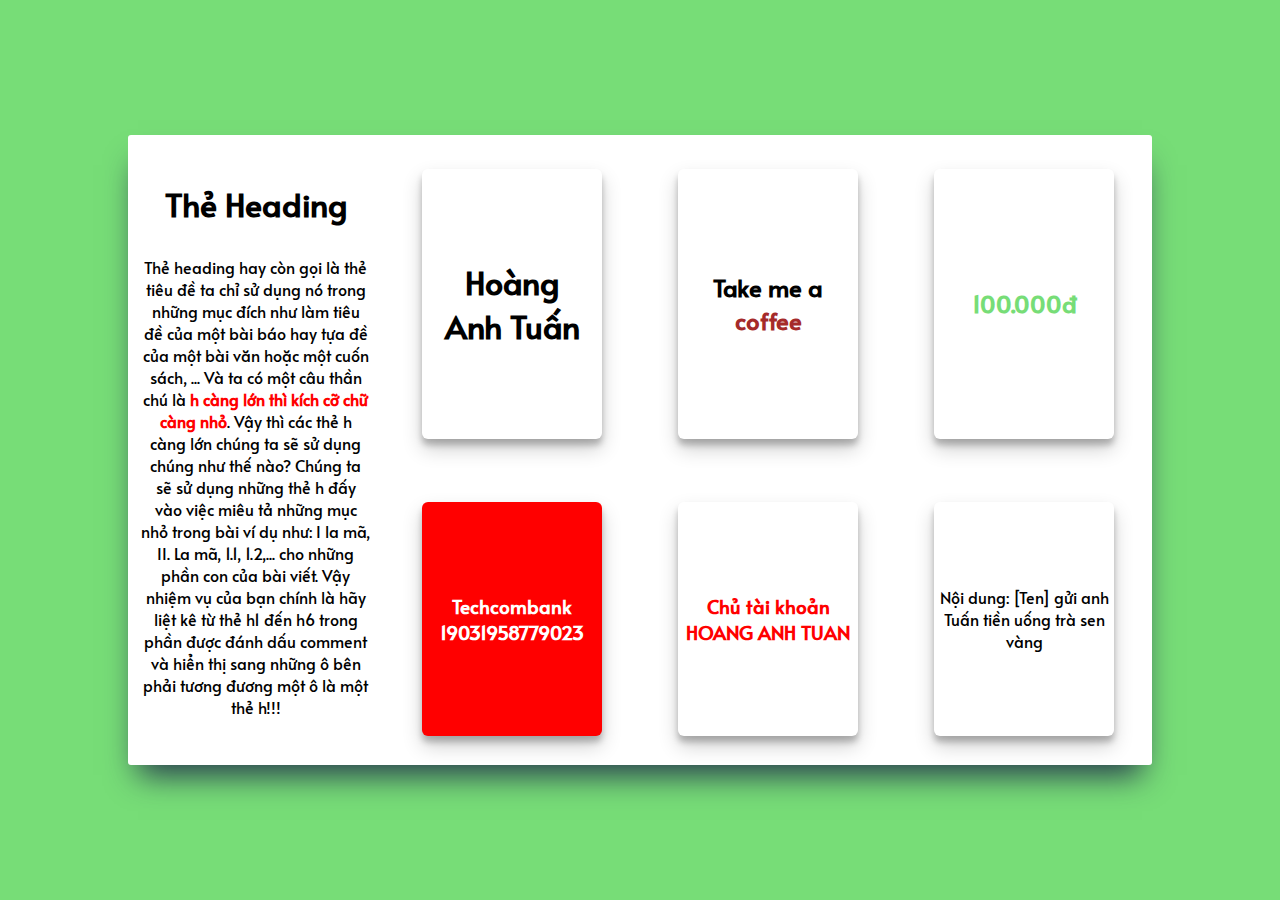
<file: apps/lab2.1/index.html>
<!DOCTYPE html>
<html lang="en">
  <head>
    <meta charset="UTF-8" />
    <meta http-equiv="X-UA-Compatible" content="IE=edge" />
    <meta name="viewport" content="width=device-width, initial-scale=1.0" />
    <title>Lab 1</title>
    <link rel="stylesheet" href="style.css" />
  </head>
  <body>
    <div class="container">
      <div class="container__content">
        <h1>Thẻ Heading</h1>
        <p>
          Thẻ heading hay còn gọi là thẻ tiêu đề ta chỉ sử dụng nó trong những
          mục đích như làm tiêu đề của một bài báo hay tựa đề của một bài văn
          hoặc một cuốn sách, ... Và ta có một câu thần chú là
          <strong>h càng lớn thì kích cỡ chữ càng nhỏ</strong>. Vậy thì các thẻ
          h càng lớn chúng ta sẽ sử dụng chúng như thế nào? Chúng ta sẽ sử dụng
          những thẻ h đấy vào việc miêu tả những mục nhỏ trong bài ví dụ như: I
          la mã, II. La mã, 1.1, 1.2,... cho những phần con của bài viết. Vậy
          nhiệm vụ của bạn chính là hãy liệt kê từ thẻ h1 đến h6 trong phần được
          đánh dấu comment và hiển thị sang những ô bên phải tương đương một ô
          là một thẻ h!!!
        </p>
      </div>

      <div class="container__lab">
        <div class="lab__box">
          <h1 class="box_content">Hoàng Anh Tuấn</h1>
        </div>
        <div class="lab__box">
          <h2 class="box_content">Take me a <strong style="color: brown">coffee</strong></h2>
        </div>
        <div class="lab__box">
          <h2 class="box_content", style="color: #77dd77">100.000đ</h2>
        </div>
        <div class="lab__box" style="background: red; flex-direction: column;">
          <h3 style="color: white">Techcombank</h3>
          <h3 style="color: white">19031958779023</h3>
        </div>
        <div class="lab__box" style="flex-direction: column">
          <h3 style="color: red">Chủ tài khoản</h3>
          <h3 style="color: red">HOANG ANH TUAN</h3>
        </div>
        <div class="lab__box">
          <p>Nội dung: [Ten] gửi anh Tuấn tiền uống trà sen vàng</p>
        </div>
      </div>
    </div>
  </body>
</html>
</file>
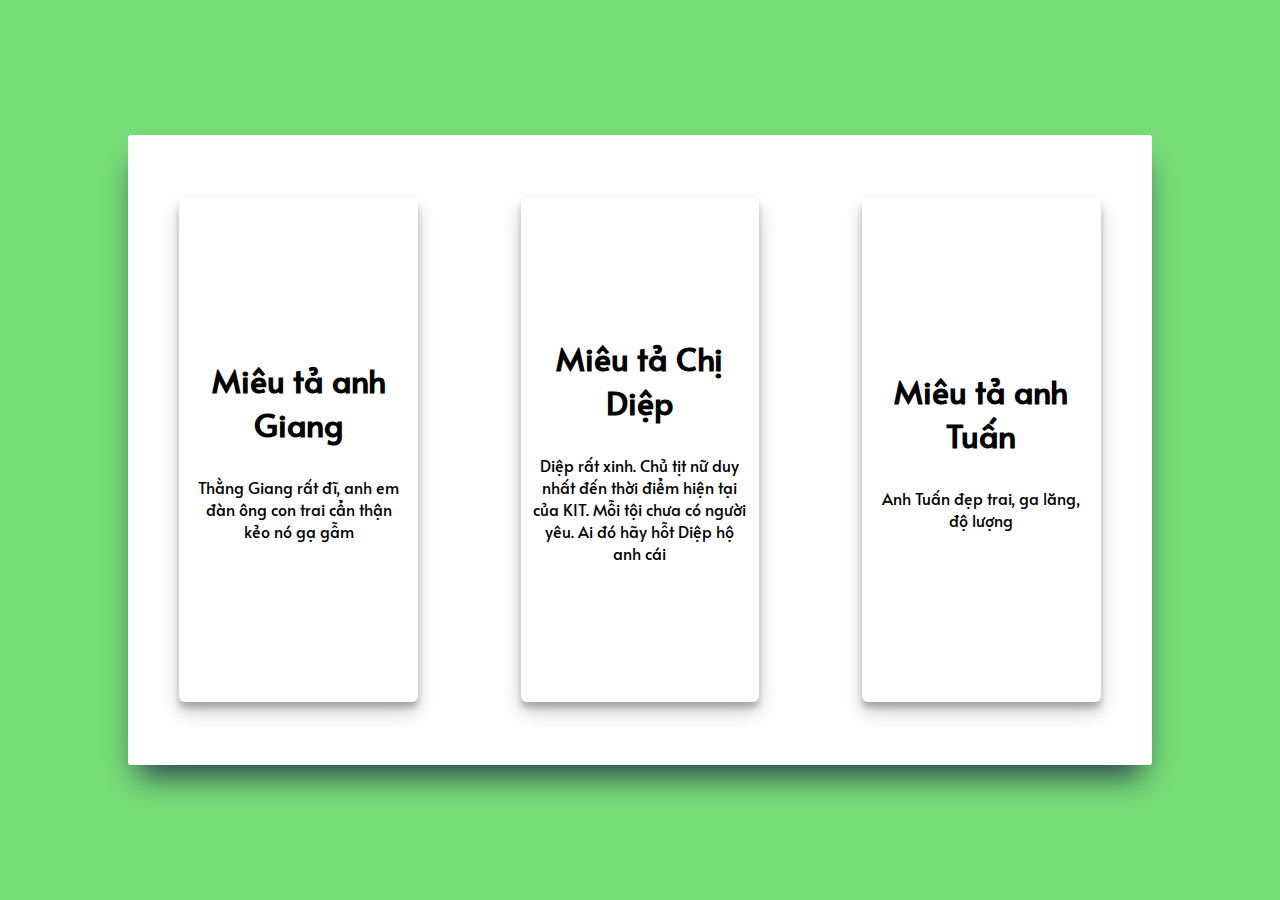
<file: apps/lab2.2/index.html>
<!DOCTYPE html>
<html lang="en">
  <head>
    <meta charset="UTF-8" />
    <meta http-equiv="X-UA-Compatible" content="IE=edge" />
    <meta name="viewport" content="width=device-width, initial-scale=1.0" />
    <title>Heading</title>
    <link rel="stylesheet" href="style.css" />
  </head>
  <body>
    <div class="container">
      <div class="container__lab">
        <div class="lab__box">
          <h1>Miêu tả anh Giang</h1>
          <p class="p_style">Thằng Giang rất đĩ, anh em đàn ông con trai cẩn thận kẻo nó gạ gẫm</p>
        </div>
        <div class="lab__box">
          <h1>Miêu tả Chị Diệp</h1>
          <p class="p_style">Diệp rất xinh. Chủ tịt nữ duy nhất đến thời điểm hiện tại của KIT. Mỗi tội chưa có người yêu. Ai đó hãy hỗt Diệp hộ anh cái</p>
        </div>
        <div class="lab__box">
          <h1>Miêu tả anh Tuấn</h1>
          <p class="p_style">Anh Tuấn đẹp trai, ga lăng, độ lượng</p>
        </div>
      </div>
    </div>
  </body>
</html>
</file>
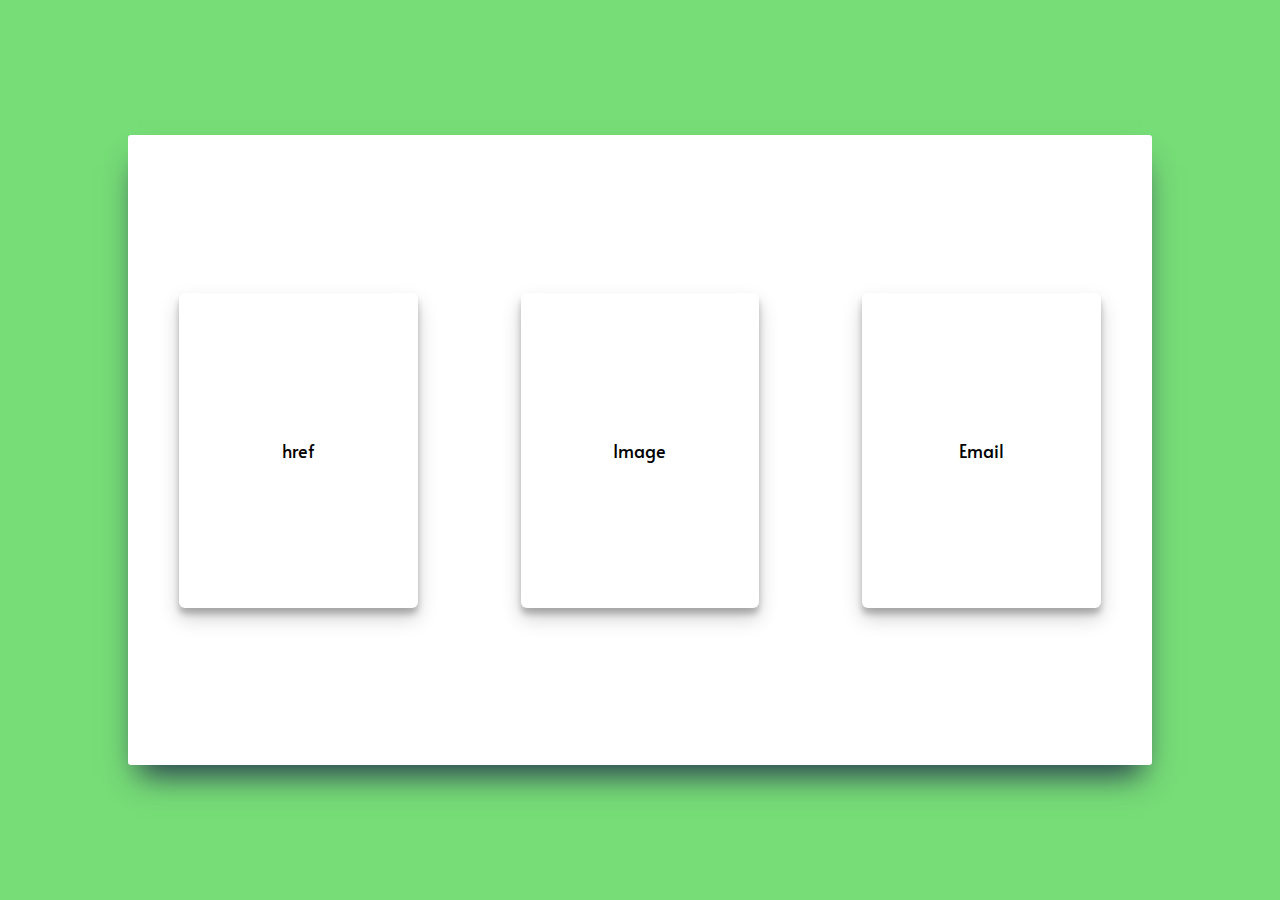
<file: apps/lab2.3/index.html>
<!DOCTYPE html>
<html lang="en">
  <head>
    <meta charset="UTF-8" />
    <meta http-equiv="X-UA-Compatible" content="IE=edge" />
    <meta name="viewport" content="width=device-width, initial-scale=1.0" />
    <title>Anchor</title>
    <link rel="stylesheet" href="style.css" />
  </head>
  <body>
    <div class="container">
      <div class="container__lab">
        <div class="lab__box">
          <!-- Thay đổi trong phần này -->
          <a class="anchor_style" href="https://www.google.com/">href</a>
          <!-- Thay đổi trong phần này -->
        </div>
        <div class="lab__box">
          <!-- Thay đổi trong phần này -->
          <a class="anchor_style" href="background.png">Image</a>
          <!-- Thay đổi trong phần này -->
        </div>
        <div class="lab__box">
          <!-- Thay đổi trong phần này -->
          <a class="anchor_style" href="https://mail.google.com/">Email</a>
          <!-- Thay đổi trong phần này -->
        </div>
      </div>
    </div>
  </body>
</html>
</file>
<file: apps/lab2.1/style.css>
@import url('https://fonts.googleapis.com/css2?family=Alata&display=swap');

* {
    padding: 0;
    margin: 0;
    box-sizing: border-box;
    font-family: 'Alata', sans-serif;
}

body {
    background-color: #77dd77;
    width: 100%;
    height: 100vh;
    display: flex;
    justify-content: center;
    align-items: center;
}

.container {
    width: 80%;
    height: 70%;
    background-color: white;
    box-shadow: rgb(38, 57, 77) 0px 20px 30px -10px;
    display: grid;
    grid-template-columns: 1fr 3fr;
    place-items: center;
    border-radius: 3px;
}

.container__content {
    width: 90%;
    height: 100%;
    display: flex;
    flex-direction: column;
    justify-content: center;
    align-items: center;
    text-align: center;
    gap: 30px;
}

.container__lab {
    width: 100%;
    height: 100%;
    display: grid;
    grid-template-columns: repeat(3, 1fr);
    place-items: center;
}

.lab__box {
    width: 70%;
    height: 80%;
    border-radius: 6px;
    box-shadow: rgba(0, 0, 0, 0.19) 0px 10px 20px, rgba(0, 0, 0, 0.23) 0px 6px 6px;
    display: flex;
    justify-content: center;
    align-items: center;
    text-align: center;
}

.box_content {
  text-align: center;
  padding: 12px;
}

strong {
    color: red;
}
</file>
<file: apps/lab2.2/style.css>
@import url('https://fonts.googleapis.com/css2?family=Alata&display=swap');

* {
    padding: 0;
    margin: 0;
    box-sizing: border-box;
    font-family: 'Alata', sans-serif;
}

body {
    background-color: #77dd77;
    width: 100%;
    height: 100vh;
    display: flex;
    justify-content: center;
    align-items: center;
}

.container {
    width: 80%;
    height: 70%;
    background-color: white;
    box-shadow: rgb(38, 57, 77) 0px 20px 30px -10px;
    border-radius: 3px;
}

.container__content {
    width: 90%;
    height: 100%;
    display: flex;
    flex-direction: column;
    justify-content: center;
    align-items: center;
    text-align: center;
    gap: 30px;
}

.container__lab {
    width: 100%;
    height: 100%;
    display: grid;
    grid-template-columns: repeat(3, 1fr);
    place-items: center;
}

.lab__box {
    width: 70%;
    height: 80%;
    border-radius: 6px;
    box-shadow: rgba(0, 0, 0, 0.19) 0px 10px 20px, rgba(0, 0, 0, 0.23) 0px 6px 6px;
    display: flex;
    flex-direction: column;
    justify-content: center;
    align-items: center;
    text-align: center;
    gap: 30px;
}

.p_style {
  padding-left: 12px;
  padding-right: 12px;
}

strong {
    color: red;
}
</file>
<file: apps/lab2.3/style.css>
@import url('https://fonts.googleapis.com/css2?family=Alata&display=swap');

* {
    padding: 0;
    margin: 0;
    box-sizing: border-box;
    font-family: 'Alata', sans-serif;
}

body {
    background-color: #77dd77;
    width: 100%;
    height: 100vh;
    display: flex;
    justify-content: center;
    align-items: center;
}

.container {
    width: 80%;
    height: 70%;
    background-color: white;
    box-shadow: rgb(38, 57, 77) 0px 20px 30px -10px;
    border-radius: 3px;
}

.container__content {
    width: 90%;
    height: 100%;
    display: flex;
    flex-direction: column;
    justify-content: center;
    align-items: center;
    text-align: center;
    gap: 30px;
}

.container__lab {
    width: 100%;
    height: 100%;
    display: grid;
    grid-template-columns: repeat(3, 1fr);
    place-items: center;
}

.lab__box {
    width: 70%;
    height: 50%;
    border-radius: 6px;
    box-shadow: rgba(0, 0, 0, 0.19) 0px 10px 20px, rgba(0, 0, 0, 0.23) 0px 6px 6px;
    display: flex;
    justify-content: center;
    align-items: center;
    text-align: center;
}

.lab__box a {
    text-decoration: none;
    color: black;
}

.lab__box a:hover {
    color: blue;
}

.anchor_style {
  font-size: 18px;
}

strong {
    color: red;
}
</file>
